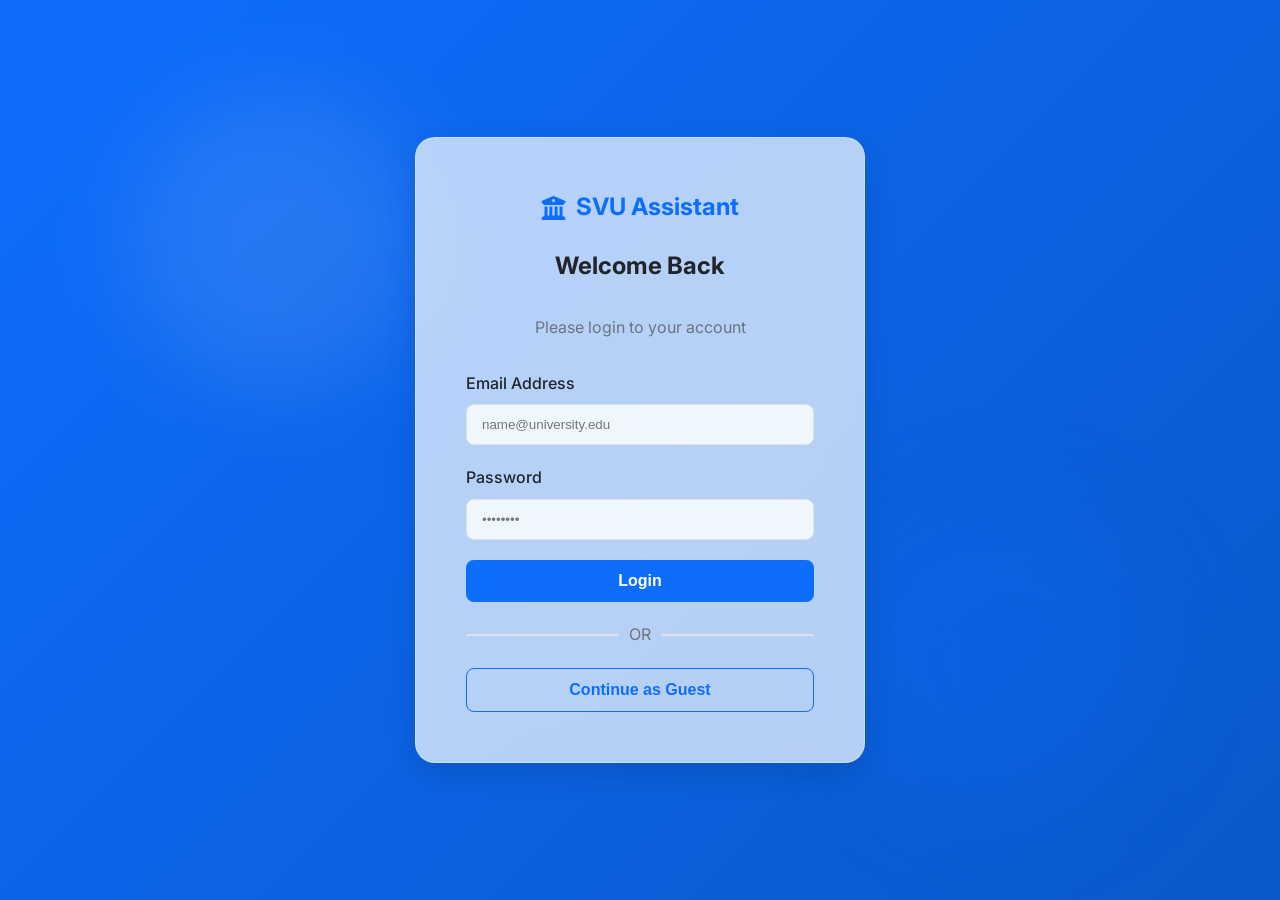
<file: rag-chatbot/frontend/index.html>
<!DOCTYPE html>
<html lang="en">
<head>
    <meta charset="UTF-8">
    <meta name="viewport" content="width=device-width, initial-scale=1.0">
    <title>SVU Assistant | Academic Dashboard</title>
    <!-- Combined Fonts -->
    <link rel="preconnect" href="https://fonts.googleapis.com">
    <link rel="preconnect" href="https://fonts.gstatic.com" crossorigin>
    <link href="https://fonts.googleapis.com/css2?family=Inter:wght@400;500;600;700;800&family=Poppins:wght@400;500;600;700&display=swap" rel="stylesheet">
    <!-- Font Awesome Icons -->
    <link rel="stylesheet" href="https://cdnjs.cloudflare.com/ajax/libs/font-awesome/6.4.0/css/all.min.css">
    <link rel="stylesheet" href="style.css">
    <style>
        /* Small fixes for smooth dark mode */
        body { transition: background-color 0.3s, color 0.3s; }
        .navbar { transition: background-color 0.3s, box-shadow 0.3s; }
    </style>
</head>
<body data-theme="light">
    <!-- Navbar -->
    <nav class="navbar">
        <a href="#" class="nav-logo">
            <i class="fas fa-university"></i>
            <span>SVU Assistant</span>
        </a>
        <ul class="nav-links">
            <li><a href="#home">Home</a></li>
            <li><a href="#about">About</a></li>
            <li><a href="#programs">Programs</a></li>
            <li><a href="#contact">Contact</a></li>
        </ul>
        <div class="nav-actions">
            <button class="theme-toggle" id="theme-toggle">
                <i class="fas fa-moon"></i>
            </button>
            <button class="btn btn-primary" id="open-chat">
                <i class="fas fa-comment-dots"></i> Chat
            </button>
            <button class="logout-btn" id="logout-btn">
                <i class="fas fa-sign-out-alt"></i>
            </button>
        </div>
    </nav>

    <!-- Hero Section -->
    <header class="hero" id="home">
        <h1>Welcome to SVU AI Assistant</h1>
        <p>Your intelligent companion for admissions, courses, and university services. Get instant answers 24/7.</p>
        <button class="btn btn-primary" id="start-chat-hero">Start Chatting Now</button>
    </header>

    <!-- About Section -->
    <section id="about">
        <h2 class="section-title">About SVU AI</h2>
        <div class="about-container">
            <div class="about-text">
                <h3>The Future of Academic Support</h3>
                <p>Equipped with state-of-the-art AI technology, our assistant provides students with direct access to critical information across the university landscape.</p>
                <p>From locating campus buildings to understanding admission requirements, our RAG-powered bot responds with information drawn from the latest official documents.</p>
            </div>
            <img src="https://images.unsplash.com/photo-1523050854058-8df90110c9f1?ixlib=rb-1.2.1&auto=format&fit=crop&w=800&q=80" alt="University Campus" class="about-img">
        </div>
    </section>

    <!-- Programs & Services Cards -->
    <section id="programs" style="background-color: var(--bg-body);">
        <h2 class="section-title">Academic Programs</h2>
        <div class="programs-grid">
            <div class="program-card">
                <i class="fas fa-microscope"></i>
                <h3>School of Sciences</h3>
                <p>Pioneering research across physics, chemistry, and biological sciences with cutting-edge laboratories.</p>
            </div>
            <div class="program-card">
                <i class="fas fa-laptop-code"></i>
                <h3>Engineering & IT</h3>
                <p>Master the latest in AI, robotics, and software engineering with our industry-aligned curriculum.</p>
            </div>
            <div class="program-card">
                <i class="fas fa-balance-scale"></i>
                <h3>Law & Social Sci</h3>
                <p>Critically examine our society through the lens of legal practice and social advocacy.</p>
            </div>
            <div class="program-card">
                <i class="fas fa-chart-line"></i>
                <h3>Business School</h3>
                <p>Develop leadership skills and financial acumen to navigate the global economy.</p>
            </div>
        </div>
    </section>

    <!-- Contact Section -->
    <section id="contact">
        <h2 class="section-title">Contact Us</h2>
        <div style="text-align: center; max-width: 600px; margin: 0 auto;">
            <p>Have questions? Reach out to support@university.edu or better yet, ask our AI assistant right now!</p>
            <div style="margin-top: 30px; display: flex; justify-items: center; justify-content: center; gap: 20px;">
                <i class="fab fa-facebook fa-2x"></i>
                <i class="fab fa-twitter fa-2x"></i>
                <i class="fab fa-instagram fa-2x"></i>
                <i class="fab fa-linkedin fa-2x"></i>
            </div>
        </div>
    </section>

    <!-- Footer -->
    <footer>
        <p>© 2026 SVU AI Assistant Project. All rights reserved.</p>
        <p style="font-size: 0.8rem; margin-top: 10px; color: var(--text-muted);">Built with Python, RAG & Modular JS</p>
    </footer>

    <!-- Chatbot Side Panel -->
    <div class="chat-panel" id="chat-panel">
        <div class="chat-header">
            <span><i class="fas fa-robot"></i> SVU AI Assistant</span>
            <button id="close-chat" style="background: none; border: none; color: white; cursor: pointer;">
                <i class="fas fa-times"></i>
            </button>
        </div>
        <div class="chat-messages" id="chat-messages">
            <div class="message bot-message">
                Hello! I'm your University assistant. How can I help you today?
            </div>
        </div>
        <div id="typing-status" class="typing" style="padding: 0 20px; display: none;">Bot is typing...</div>
        <div class="chat-input-area">
            <input type="text" id="chat-input" class="chat-input" placeholder="Type your question..." autocomplete="off">
            <button class="send-btn" id="send-btn">
                <i class="fas fa-paper-plane"></i>
            </button>
        </div>
    </div>

    <script src="script.js"></script>
</body>
</html>
</file>
<file: rag-chatbot/frontend/style.css>
/* 
    Premium University Design System
    Focus: Professional, Academic, Clean, Modern
*/

:root {
    /* Light Mode Palette */
    --primary: #0d6efd;
    --primary-dark: #0a58ca;
    --secondary: #6c757d;
    --bg-body: #f8f9fa;
    --bg-card: #ffffff;
    --text-main: #212529;
    --text-muted: #6c757d;
    --border-color: #dee2e6;
    --glass-bg: rgba(255, 255, 255, 0.7);
    --glass-border: rgba(255, 255, 255, 0.3);
    --shadow-sm: 0 2px 4px rgba(0,0,0,0.05);
    --shadow-md: 0 4px 12px rgba(0,0,0,0.08);
    --shadow-lg: 0 10px 30px rgba(0,0,0,0.12);
    --radius: 12px;
    --transition: all 0.3s cubic-bezier(0.4, 0, 0.2, 1);
}

/* Dark Mode Variables */
[data-theme="dark"] {
    --bg-body: #121212;
    --bg-card: #1e1e1e;
    --text-main: #f8f9fa;
    --text-muted: #adb5bd;
    --border-color: #333333;
    --glass-bg: rgba(30, 30, 30, 0.7);
    --glass-border: rgba(255, 255, 255, 0.1);
    --shadow-sm: 0 2px 4px rgba(0,0,0,0.3);
    --shadow-md: 0 4px 12px rgba(0,0,0,0.5);
    --shadow-lg: 0 10px 30px rgba(0,0,0,0.6);
}

* {
    margin: 0;
    padding: 0;
    box-sizing: border-box;
}

body {
    font-family: 'Inter', 'Poppins', -apple-system, BlinkMacSystemFont, sans-serif;
    background-color: var(--bg-body);
    color: var(--text-main);
    line-height: 1.6;
    transition: background-color 0.3s, color 0.3s;
    overflow-x: hidden;
}

/* --- Layout Components --- */

/* Navbar */
.navbar {
    position: fixed;
    top: 0;
    width: 100%;
    height: 70px;
    background: var(--bg-card);
    display: flex;
    align-items: center;
    justify-content: space-between;
    padding: 0 5%;
    box-shadow: var(--shadow-sm);
    z-index: 1000;
    transition: var(--transition);
}

.nav-logo {
    font-size: 1.5rem;
    font-weight: 700;
    color: var(--primary);
    text-decoration: none;
    display: flex;
    align-items: center;
    gap: 10px;
}

.nav-links {
    display: flex;
    gap: 30px;
    list-style: none;
}

.nav-links a {
    text-decoration: none;
    color: var(--text-main);
    font-weight: 500;
    transition: var(--transition);
}

.nav-links a:hover {
    color: var(--primary);
}

.nav-actions {
    display: flex;
    align-items: center;
    gap: 20px;
}

/* Hero Section */
.hero {
    height: 80vh;
    width: 100%;
    margin-top: 70px;
    background: linear-gradient(rgba(0,0,0,0.6), rgba(0,0,0,0.6)), url('https://images.unsplash.com/photo-1541339907198-e08756ebafe3?ixlib=rb-1.2.1&auto=format&fit=crop&w=1350&q=80');
    background-size: cover;
    background-position: center;
    display: flex;
    flex-direction: column;
    align-items: center;
    justify-content: center;
    text-align: center;
    color: white;
    padding: 0 20px;
}

.hero h1 {
    font-size: 3.5rem;
    margin-bottom: 20px;
    font-weight: 800;
}

.hero p {
    font-size: 1.2rem;
    max-width: 600px;
    margin-bottom: 30px;
    opacity: 0.9;
}

/* Sections */
section {
    padding: 80px 10%;
}

.section-title {
    text-align: center;
    margin-bottom: 50px;
    font-size: 2.5rem;
    font-weight: 700;
}

/* About Section */
.about-container {
    display: grid;
    grid-template-columns: 1fr 1fr;
    gap: 50px;
    align-items: center;
}

.about-img {
    width: 100%;
    border-radius: var(--radius);
    box-shadow: var(--shadow-lg);
}

/* Programs Section */
.programs-grid {
    display: grid;
    grid-template-columns: repeat(auto-fit, minmax(250px, 1fr));
    gap: 30px;
}

.program-card {
    background: var(--bg-card);
    padding: 40px 30px;
    border-radius: var(--radius);
    box-shadow: var(--shadow-sm);
    text-align: center;
    transition: var(--transition);
    border: 1px solid var(--border-color);
}

.program-card:hover {
    transform: translateY(-10px);
    box-shadow: var(--shadow-lg);
    border-color: var(--primary);
}

.program-card i {
    font-size: 3rem;
    color: var(--primary);
    margin-bottom: 20px;
    display: block;
}

/* Login Page Styles */
.login-body {
    height: 100vh;
    display: flex;
    align-items: center;
    justify-content: center;
    background: linear-gradient(135deg, #0d6efd 0%, #0a58ca 100%);
    overflow: hidden;
    position: relative;
}

/* Dynamic background blobs for login */
.blob {
    position: absolute;
    width: 300px;
    height: 300px;
    background: rgba(255, 255, 255, 0.1);
    border-radius: 50%;
    filter: blur(50px);
    animation: move 20s infinite alternate;
}

@keyframes move {
    from { transform: translate(-50%, -50%); }
    to { transform: translate(50%, 50%); }
}

.login-card {
    background: var(--glass-bg);
    backdrop-filter: blur(15px);
    -webkit-backdrop-filter: blur(15px);
    border: 1px solid var(--glass-border);
    padding: 50px;
    border-radius: 20px;
    width: 100%;
    max-width: 450px;
    text-align: center;
    box-shadow: var(--shadow-lg);
    z-index: 10;
}

.login-card h2 {
    margin-bottom: 30px;
    font-weight: 700;
}

.form-group {
    margin-bottom: 20px;
    text-align: left;
}

.form-group label {
    display: block;
    margin-bottom: 8px;
    font-weight: 500;
}

.form-input {
    width: 100%;
    padding: 12px 15px;
    border-radius: 8px;
    border: 1px solid var(--border-color);
    background: rgba(255,255,255,0.8);
    transition: var(--transition);
}

.form-input:focus {
    outline: none;
    border-color: var(--primary);
    box-shadow: 0 0 0 3px rgba(13, 110, 253, 0.2);
}

/* --- Buttons --- */
.btn {
    padding: 12px 25px;
    border-radius: 8px;
    font-weight: 600;
    cursor: pointer;
    transition: var(--transition);
    border: none;
    display: inline-block;
    text-decoration: none;
    font-size: 1rem;
}

.btn-primary {
    background-color: var(--primary);
    color: white;
}

.btn-primary:hover {
    background-color: var(--primary-dark);
    transform: translateY(-2px);
}

.btn-block {
    display: block;
    width: 100%;
}

.btn-guest {
    background: transparent;
    border: 1px solid var(--primary);
    color: var(--primary);
    margin-top: 15px;
}

.btn-guest:hover {
    background: var(--primary);
    color: white;
}

/* --- Chatbot Side Panel --- */
.chat-panel {
    position: fixed;
    right: -350px; /* Hidden by default */
    top: 70px;
    width: 350px;
    height: calc(100vh - 70px);
    background: var(--bg-card);
    box-shadow: var(--shadow-lg);
    transition: right 0.4s ease;
    z-index: 999;
    display: flex;
    flex-direction: column;
    border-left: 1px solid var(--border-color);
}

.chat-panel.active {
    right: 0;
}

.chat-header {
    background: var(--primary);
    color: white;
    padding: 15px 20px;
    display: flex;
    justify-content: space-between;
    align-items: center;
}

.chat-messages {
    flex: 1;
    overflow-y: auto;
    padding: 20px;
    display: flex;
    flex-direction: column;
    gap: 15px;
}

.message {
    padding: 10px 15px;
    border-radius: 12px;
    max-width: 85%;
    font-size: 0.9rem;
    word-wrap: break-word;
}

.user-message {
    align-self: flex-end;
    background: var(--primary);
    color: white;
    border-bottom-right-radius: 2px;
}

.bot-message {
    align-self: flex-start;
    background: var(--border-color);
    color: var(--text-main);
    border-bottom-left-radius: 2px;
}

.chat-input-area {
    padding: 15px;
    border-top: 1px solid var(--border-color);
    display: flex;
    gap: 10px;
}

.chat-input {
    flex: 1;
    padding: 10px;
    border-radius: 20px;
    border: 1px solid var(--border-color);
    background: var(--bg-body);
    color: var(--text-main);
}

.send-btn {
    background: var(--primary);
    color: white;
    border: none;
    width: 40px;
    height: 40px;
    border-radius: 50%;
    cursor: pointer;
    display: flex;
    align-items: center;
    justify-content: center;
}

/* Toggle Dark/Light icon styles */
.theme-toggle, .logout-btn {
    background: none;
    border: none;
    cursor: pointer;
    font-size: 1.2rem;
    color: var(--text-main);
    display: flex;
    align-items: center;
}

/* Mobile responsive fixes */
@media (max-width: 768px) {
    .nav-links {
        display: none;
    }
    
    .hero h1 {
        font-size: 2.5rem;
    }
    
    .about-container {
        grid-template-columns: 1fr;
    }
    
    .chat-panel {
        width: 100%;
        right: -100%;
    }
}

/* Typing Indicator */
.typing {
    font-style: italic;
    font-size: 0.8rem;
    color: var(--text-muted);
    margin-bottom: 10px;
}

.error-text {
    color: #dc3545;
    font-size: 0.85rem;
    margin-top: 5px;
    display: none;
}

footer {
    background: var(--bg-card);
    padding: 40px 10%;
    text-align: center;
    border-top: 1px solid var(--border-color);
}
</file>
